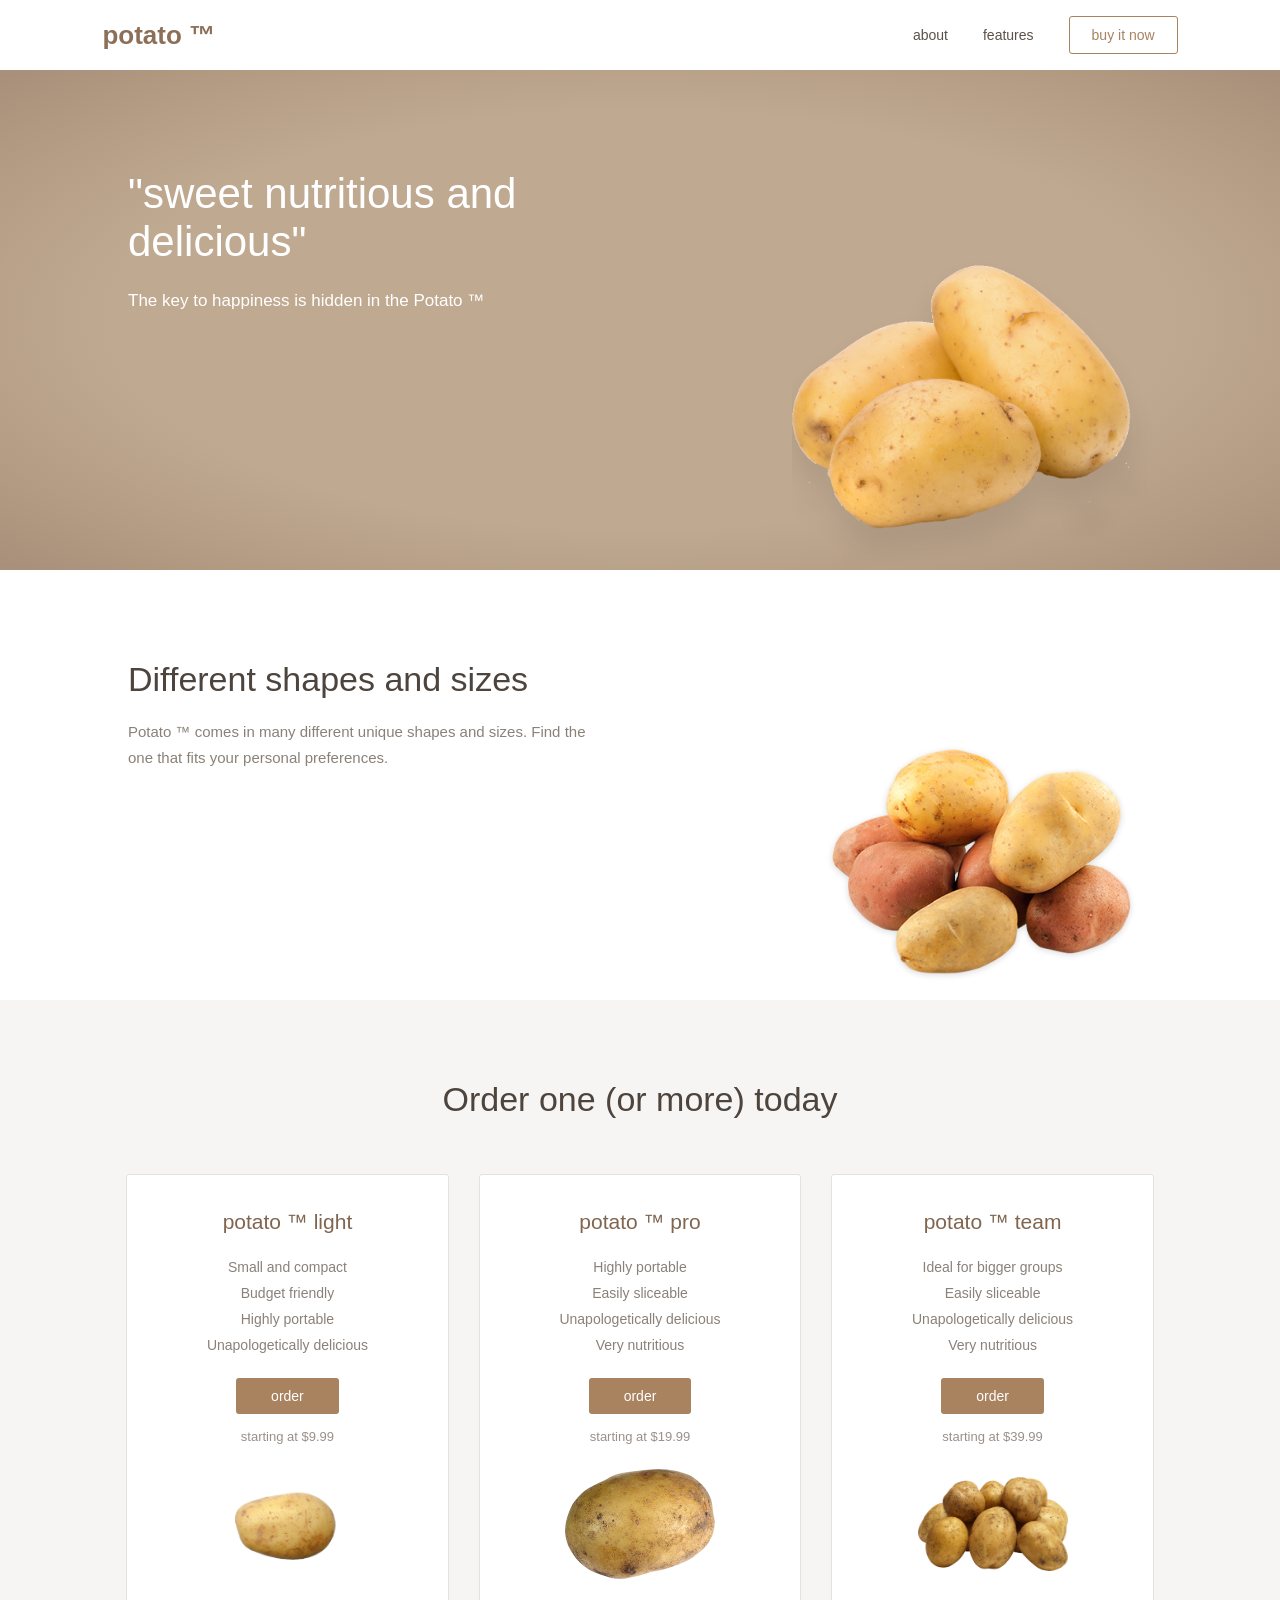
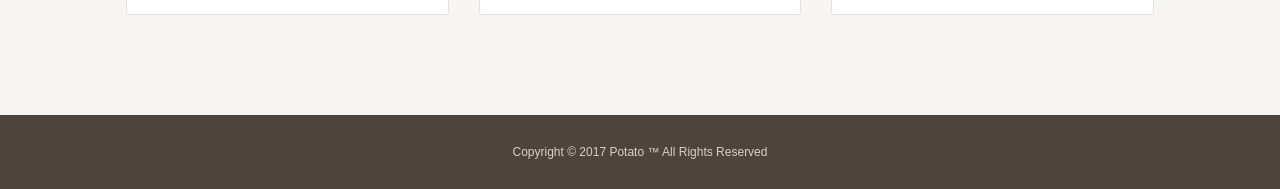
<file: index.html>
<!DOCTYPE html>
<html lang="en">
<head>
    <meta charset="UTF-8">
    <title>Potato</title>
    <link rel="stylesheet" href="style.css">
    <!--<link href="https://fonts.googleapis.com/css?family=Lato:300,400,900" rel="stylesheet">-->
</head>
<body>
    <nav>
        <p class="brand">potato &trade;</p>
        <ul class="nav-primary">
            <li class="nav-item"><a href="#">about</a></li>

            <li class="nav-item"><a href="#">features</a></li>

            <li class="nav-item button-cta"><a href="#">buy it now</a></li>
        </ul>
    </nav>

    <header>
        <h1 class="header-title">
            "sweet nutritious and delicious"
        </h1>

        <h3 class="header-subtitle">
            The key to happiness is hidden in the Potato &trade;
        </h3>

        <img src="images/potato-header.png" alt="Potato" class="header-potato">
    </header>

    <main>
        <div class="features">
            <h1 class="features-title">
                Different shapes and sizes
            </h1>

            <h3 class="features-subtitle">
                Potato &trade; comes in many different unique shapes and sizes.
                Find the one that fits your personal preferences.
            </h3>
            <img src="images/small-potatoes.png" alt="Potatoes" class="feature-potatoes">
        </div>
        <div class="buy-now">
            <h1 class="order-title">Order one (or more) today</h1>
            <ul class="potato-types">
                <li class="potato">
                    <h3 class="potato-title">
                       potato &trade; light
                    </h3>

                    <ul class="potato-features">

                        <li class="potato-description">Small and compact</li>

                        <li class="potato-description">Budget friendly</li>

                        <li class="potato-description">Highly portable</li>

                        <li class="potato-description">Unapologetically delicious</li>
                    </ul>

                    <button class="btn-order">
                        order
                    </button>
                    <p class="potato-price">starting at $9.99</p>

                    <img src="images/small-potato.png" alt="Small Potato" class="potato-img">
                </li>

                <li class="potato">
                    <h3 class="potato-title">
                        potato &trade; pro
                    </h3>

                    <ul class="potato-features">
                        <li class="potato-description">Highly portable</li>

                        <li class="potato-description">Easily sliceable</li>

                        <li class="potato-description">Unapologetically delicious</li>

                        <li class="potato-description">Very nutritious</li>

                    </ul>

                    <button class="btn-order">
                        order
                    </button>
                    <p class="potato-price">starting at $19.99</p>

                    <img src="images/potato_pro.png" alt="Potato pro" class="potato-img">
                </li>
                <li class="potato">
                    <h3 class="potato-title">
                        potato &trade; team
                    </h3>

                    <ul class="potato-features">
                        <li class="potato-description">Ideal for bigger groups</li>

                        <li class="potato-description">Easily sliceable</li>

                        <li class="potato-description">Unapologetically delicious</li>

                        <li class="potato-description">Very nutritious</li>
                    </ul>

                    <button class="btn-order">
                        order
                    </button>
                    <p class="potato-price">starting at $39.99</p>

                    <img src="images/potato-team.png" alt="Potato team" class="potato-img">
                </li>
            </ul>
        </div>
    </main>

    <footer>
        <p class="footer-text">
            Copyright &copy; 2017 Potato &trade; All Rights Reserved
        </p>
    </footer>
</body>
</html>
</file>
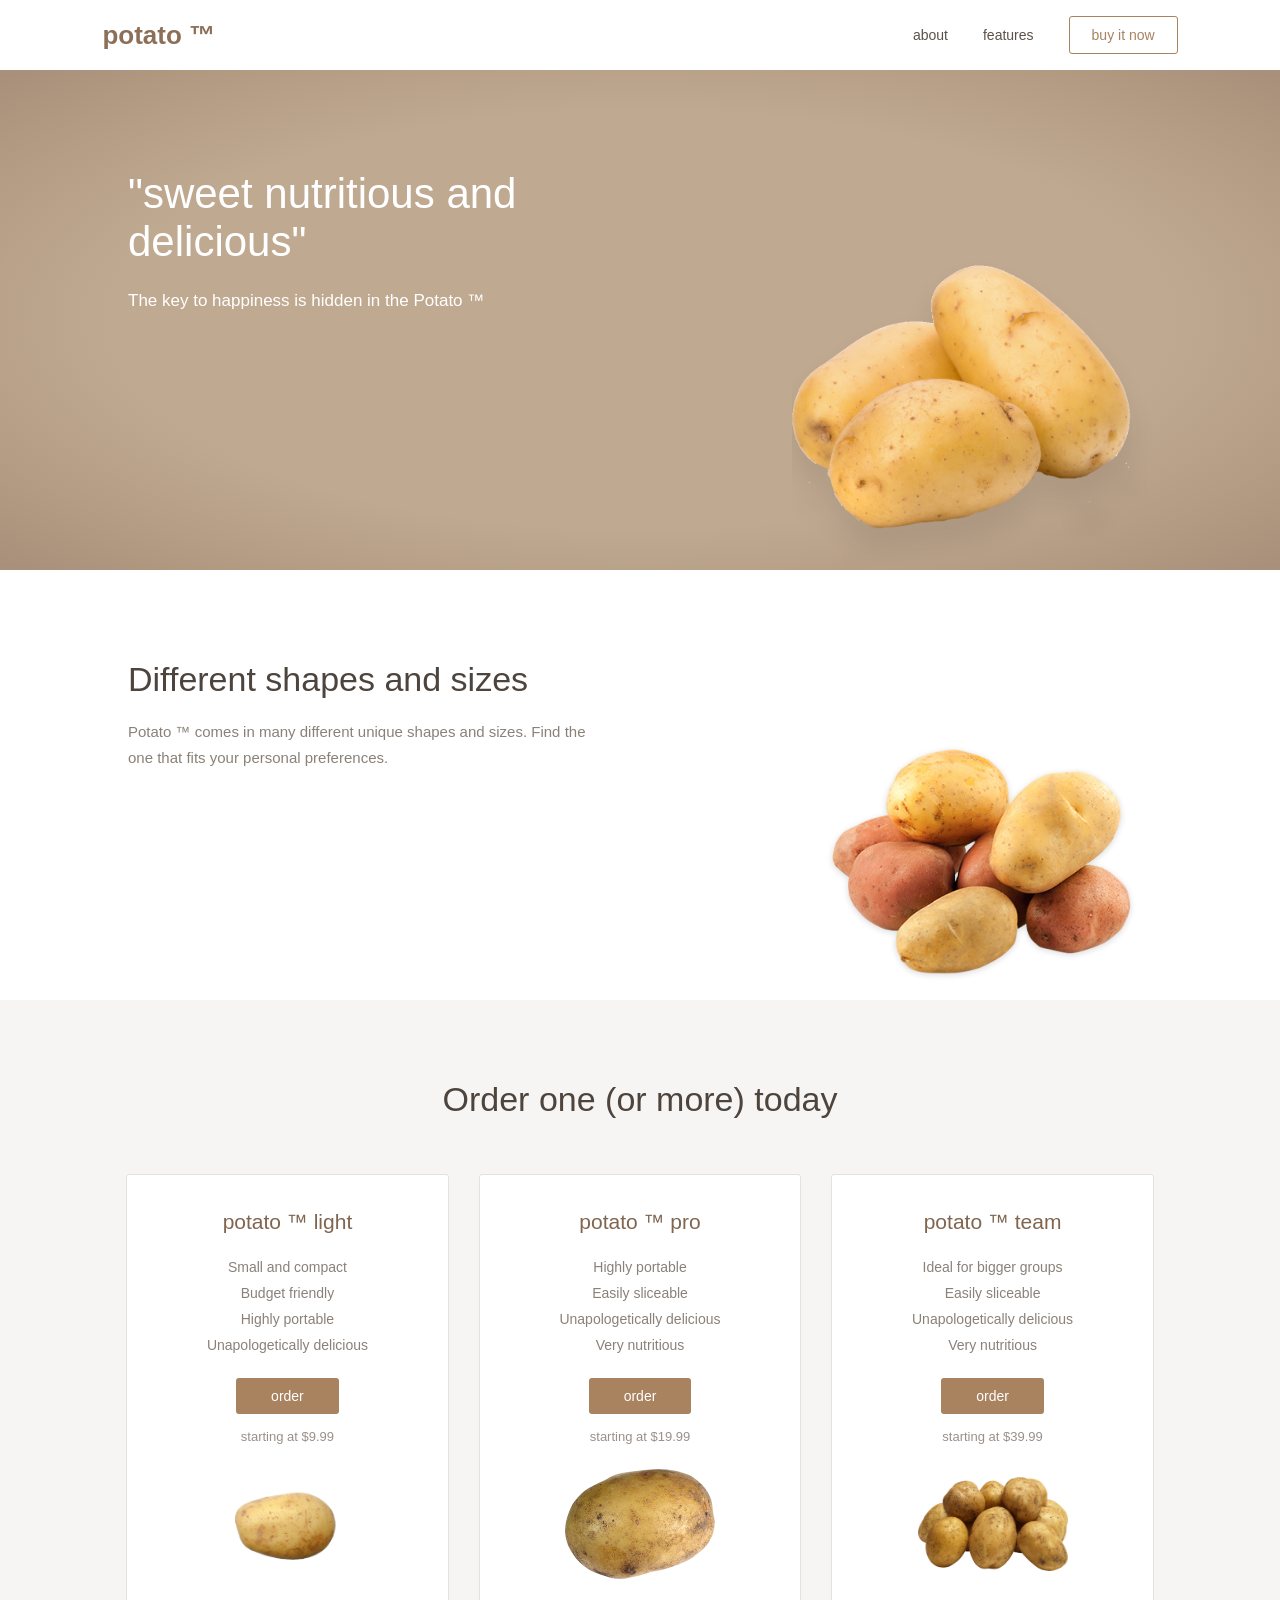
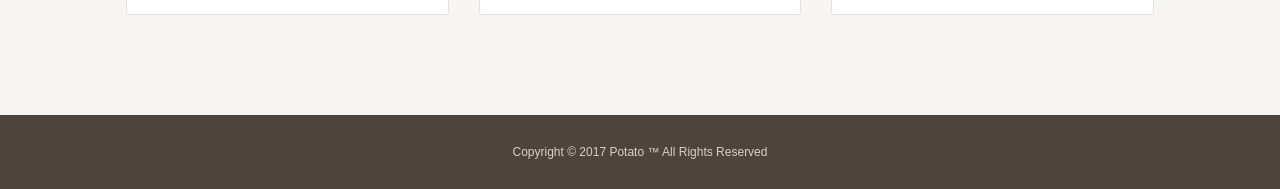
<file: potato.html>
<!DOCTYPE html>
<html lang="en">
<head>
    <meta charset="UTF-8">
    <title>Potato</title>
    <link rel="stylesheet" href="style.css">
    <!--<link href="https://fonts.googleapis.com/css?family=Lato:300,400,900" rel="stylesheet">-->
</head>
<body>
    <nav>
        <p class="brand">potato &trade;</p>
        <ul class="nav-primary">
            <li class="nav-item"><a href="#">about</a></li>

            <li class="nav-item"><a href="#">features</a></li>

            <li class="nav-item button-cta"><a href="#">buy it now</a></li>
        </ul>
    </nav>

    <header>
        <h1 class="header-title">
            "sweet nutritious and delicious"
        </h1>

        <h3 class="header-subtitle">
            The key to happiness is hidden in the Potato &trade;
        </h3>

        <img src="images/potato-header.png" alt="Potato" class="header-potato">
    </header>

    <main>
        <div class="features">
            <h1 class="features-title">
                Different shapes and sizes
            </h1>

            <h3 class="features-subtitle">
                Potato &trade; comes in many different unique shapes and sizes.
                Find the one that fits your personal preferences.
            </h3>
            <img src="images/small-potatoes.png" alt="Potatoes" class="feature-potatoes">
        </div>
        <div class="buy-now">
            <h1 class="order-title">Order one (or more) today</h1>
            <ul class="potato-types">
                <li class="potato">
                    <h3 class="potato-title">
                       potato &trade; light
                    </h3>

                    <ul class="potato-features">

                        <li class="potato-description">Small and compact</li>

                        <li class="potato-description">Budget friendly</li>

                        <li class="potato-description">Highly portable</li>

                        <li class="potato-description">Unapologetically delicious</li>
                    </ul>

                    <button class="btn-order">
                        order
                    </button>
                    <p class="potato-price">starting at $9.99</p>

                    <img src="images/small-potato.png" alt="Small Potato" class="potato-img">
                </li>

                <li class="potato">
                    <h3 class="potato-title">
                        potato &trade; pro
                    </h3>

                    <ul class="potato-features">
                        <li class="potato-description">Highly portable</li>

                        <li class="potato-description">Easily sliceable</li>

                        <li class="potato-description">Unapologetically delicious</li>

                        <li class="potato-description">Very nutritious</li>

                    </ul>

                    <button class="btn-order">
                        order
                    </button>
                    <p class="potato-price">starting at $19.99</p>

                    <img src="images/potato_pro.png" alt="Potato pro" class="potato-img">
                </li>
                <li class="potato">
                    <h3 class="potato-title">
                        potato &trade; team
                    </h3>

                    <ul class="potato-features">
                        <li class="potato-description">Ideal for bigger groups</li>

                        <li class="potato-description">Easily sliceable</li>

                        <li class="potato-description">Unapologetically delicious</li>

                        <li class="potato-description">Very nutritious</li>
                    </ul>

                    <button class="btn-order">
                        order
                    </button>
                    <p class="potato-price">starting at $39.99</p>

                    <img src="images/potato-team.png" alt="Potato team" class="potato-img">
                </li>
            </ul>
        </div>
    </main>

    <footer>
        <p class="footer-text">
            Copyright &copy; 2017 Potato &trade; All Rights Reserved
        </p>
    </footer>
</body>
</html>
</file>
<file: style.css>
* {
    box-sizing: border-box;
}

html,
body {
    margin: 0;
    padding: 0;
    font: 14px 'Lato', sans-serif;
    color: #4a4038;
}

body {
    background: #fff;
}

/* Navigation */
nav {
    height: 70px;
    padding: 0 8%;
    display: flex;
    align-items: center;
    justify-content: space-between;
    background: #fff;
}

.brand {
    margin: 0;
    font-size: 26px;
    font-weight: 900;
    color: #8b6f58;
}

.nav-primary {
    display: flex;
    align-items: center;
    gap: 35px;
    margin: 0;
    padding: 0;
    list-style: none;
}

.nav-item a {
    text-decoration: none;
    color: #5b514a;
    font-size: 14px;
    font-weight: 400;
}

.nav-item a:hover {
    color: #a9825f;
}

.button-cta {
    padding: 10px 22px;
    border: 1px solid #a9825f;
    border-radius: 3px;
}

.button-cta a {
    color: #a9825f;
}

/* Header */
header {
    position: relative;
    min-height: 500px;
    padding: 100px 10%;
    overflow: hidden;
    background: radial-gradient(
        ellipse at center,
        rgba(192,169,145,1) 0%,
        rgba(192,169,145,1) 59%,
        rgba(168,143,121,1) 100%
    );
}

.header-title {
    position: relative;
    z-index: 2;
    max-width: 500px;
    margin: 0 0 20px;
    color: #fff;
    font-size: 42px;
    line-height: 1.15;
    font-weight: 300;
    text-transform: lowercase;
}

.header-subtitle {
    position: relative;
    z-index: 2;
    max-width: 500px;
    margin: 0;
    color: #fff;
    font-size: 17px;
    line-height: 1.6;
    font-weight: 300;
}

.header-potato {
    position: absolute;
    right: 10%;
    bottom: 0;
    width: 360px;
    max-width: 40%;
}

/* Main */
main {
    background: #fff;
}

/* Features section */
.features {
    position: relative;
    min-height: 430px;
    padding: 90px 10%;
    overflow: hidden;
}

.features-title {
    margin: 0 0 20px;
    max-width: 450px;
    color: #4d443d;
    font-size: 34px;
    font-weight: 300;
}

.features-subtitle {
    max-width: 480px;
    margin: 0;
    color: #8a8179;
    font-size: 15px;
    line-height: 1.7;
    font-weight: 300;
}

.feature-potatoes {
    position: absolute;
    right: 8%;
    bottom: 0;
    width: 400px;
    max-width: 40%;
}

/* Buy section */
.buy-now {
    padding: 80px 8% 100px;
    background: #f7f5f3;
    text-align: center;
}

.order-title {
    margin: 0 0 55px;
    color: #4d443d;
    font-size: 34px;
    font-weight: 300;
}

.potato-types {
    display: flex;
    justify-content: center;
    gap: 30px;
    margin: 0;
    padding: 0;
    list-style: none;
}

.potato {
    position: relative;
    width: 30%;
    min-height: 430px;
    padding: 35px 25px 30px;
    background: #fff;
    border: 1px solid #e6e1dc;
    border-radius: 3px;
    text-align: center;
}

.potato-title {
    margin: 0 0 25px;
    color: #80654f;
    font-size: 21px;
    font-weight: 400;
}

.potato-features {
    margin: 0 0 25px;
    padding: 0;
    list-style: none;
}

.potato-description {
    margin-bottom: 10px;
    color: #8a8179;
    font-size: 14px;
}

.btn-order {
    padding: 10px 35px;
    border: 0;
    border-radius: 3px;
    background: #a9825f;
    color: #fff;
    font: 14px 'Lato', sans-serif;
    cursor: pointer;
}

.btn-order:hover {
    background: #8f6e50;
}

.potato-price {
    margin: 15px 0 20px;
    color: #9b9087;
    font-size: 13px;
}

.potato-img {
    display: block;
    width: 150px;
    height: 120px;
    object-fit: contain;
    margin: 15px auto 0;
}

/* Footer */
footer {
    padding: 30px;
    background: #4d443d;
    text-align: center;
}

.footer-text {
    margin: 0;
    color: #d8d0c9;
    font-size: 12px;
}
</file>
